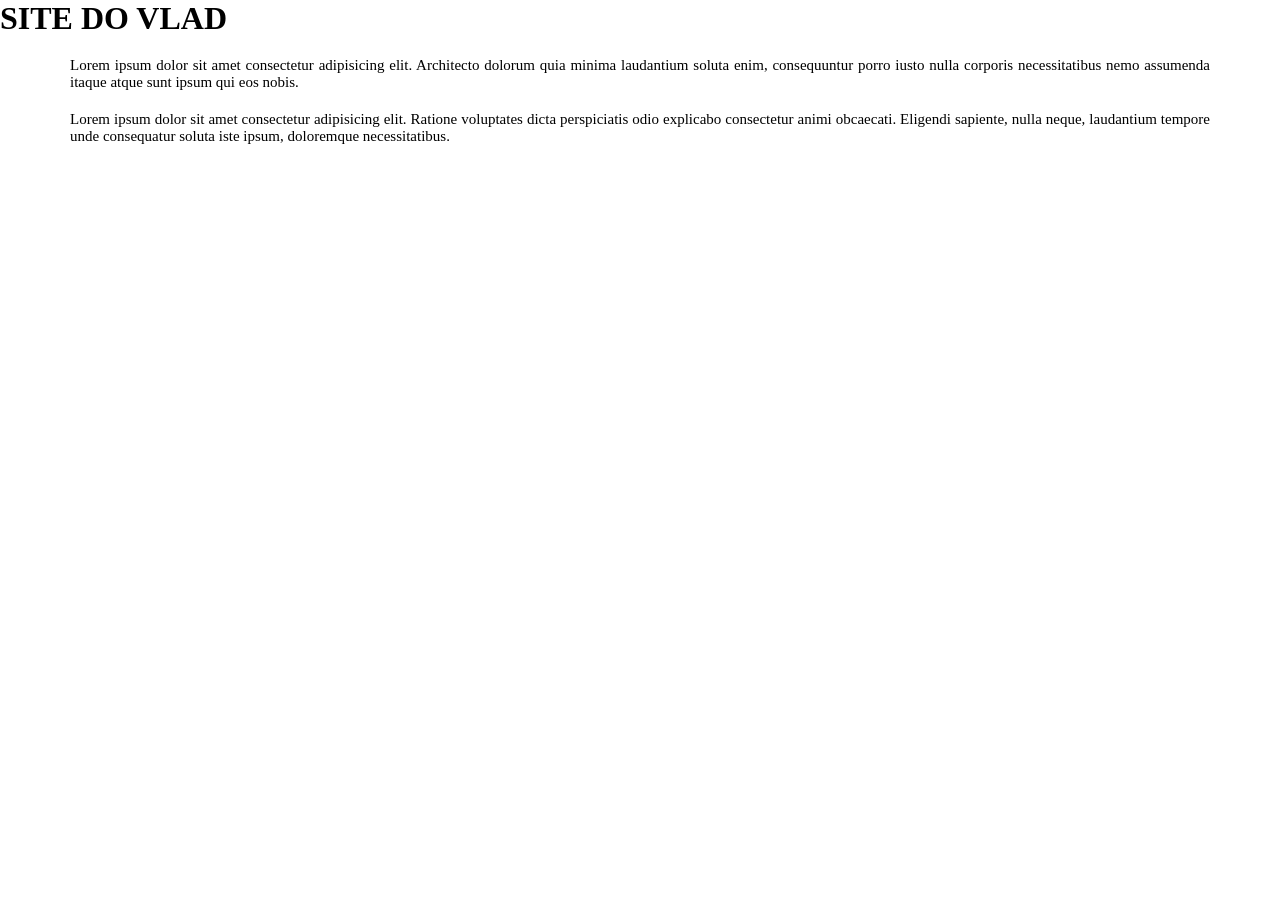
<file: INDEX.HTML>
<!DOCTYPE html>
<html lang="pt-BR">
<head>
    <meta charset="UTF-8">
    <meta name="viewport" content="width=device-width, initial-scale=1.0">
    <title>SITE LEGAL</title>
    <link rel="stylesheet" href="style.css">
</head>
<body>
    <h1>SITE DO VLAD</h1>

    <P>Lorem ipsum dolor sit amet consectetur adipisicing elit. Architecto dolorum quia minima laudantium soluta enim, consequuntur porro iusto nulla corporis necessitatibus nemo assumenda itaque atque sunt ipsum qui eos nobis.</P>

    <p>Lorem ipsum dolor sit amet consectetur adipisicing elit. Ratione voluptates dicta perspiciatis odio explicabo consectetur animi obcaecati. Eligendi sapiente, nulla neque, laudantium tempore unde consequatur soluta iste ipsum, doloremque necessitatibus.
    </p>
</body>
</html>
</file>
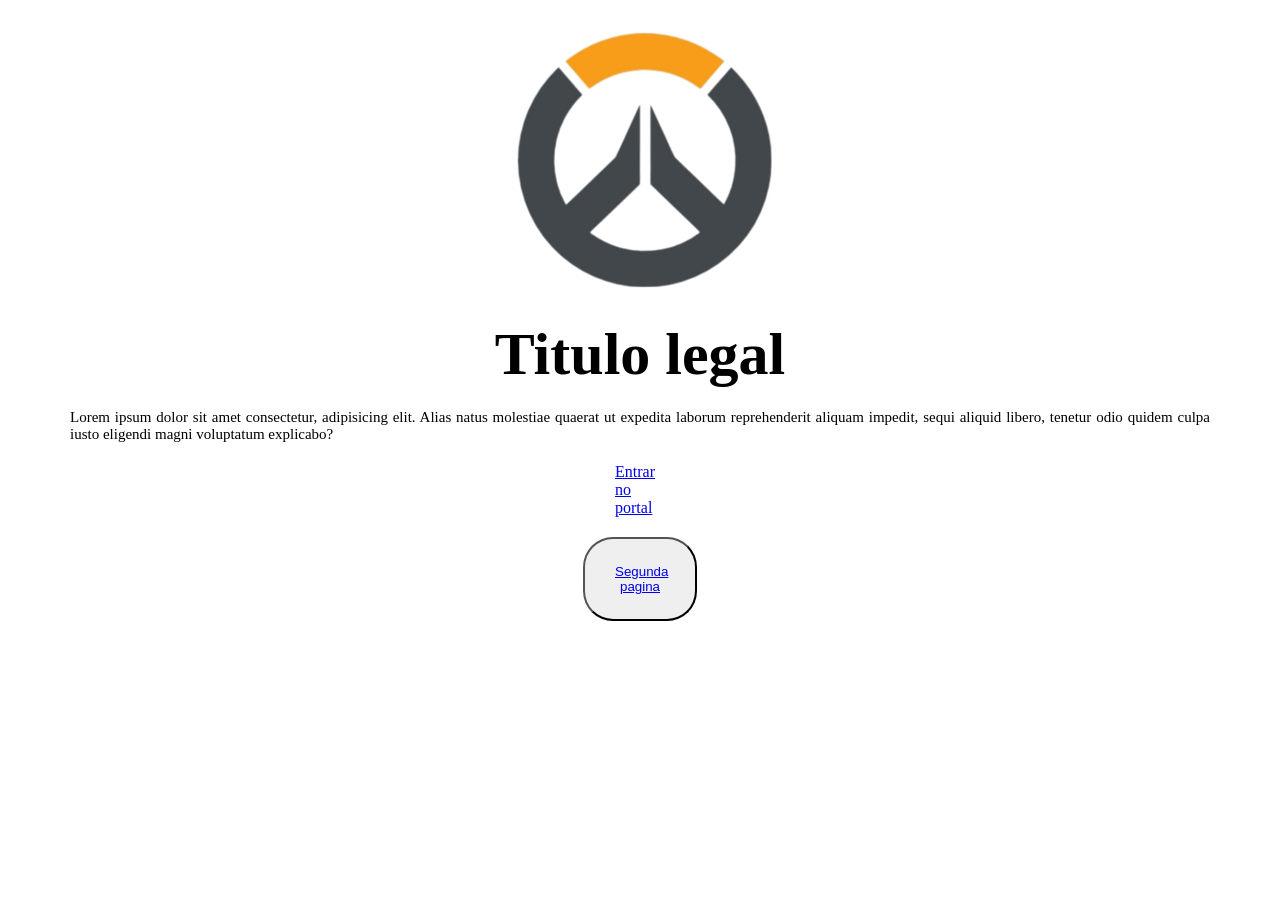
<file: index.html>
<!DOCTYPE html>
<html lang="en">
<head>
    <meta charset="UTF-8">
    <meta name="viewport" content="width=device-width, initial-scale=1.0">
    <title>Site legal </title>
</head>
<body class=""pag1> 
<!-- LOGO -->

<img src="assets/agora vai.png" alt="" srcset="">

<h2>Titulo legal</h2>

<p>
    Lorem ipsum dolor sit amet consectetur, adipisicing elit. Alias natus molestiae quaerat ut expedita laborum reprehenderit aliquam impedit, sequi aliquid libero, tenetur odio quidem culpa iusto eligendi magni voluptatum explicabo?
</p>

   <a href="https://senaweb6.fieb.org.br/framehtml/web/app/edu/PortalEducacional/login/"
   target="_blank"
   rel="noopener noreferrer"
   class="btn-portal">
   Entrar no portal
</a>

<link rel="stylesheet" href="style.css">

<button>
    <a href="segunda-pagia.html">Segunda pagina</a>
</button>
</body>
</html>
</file>
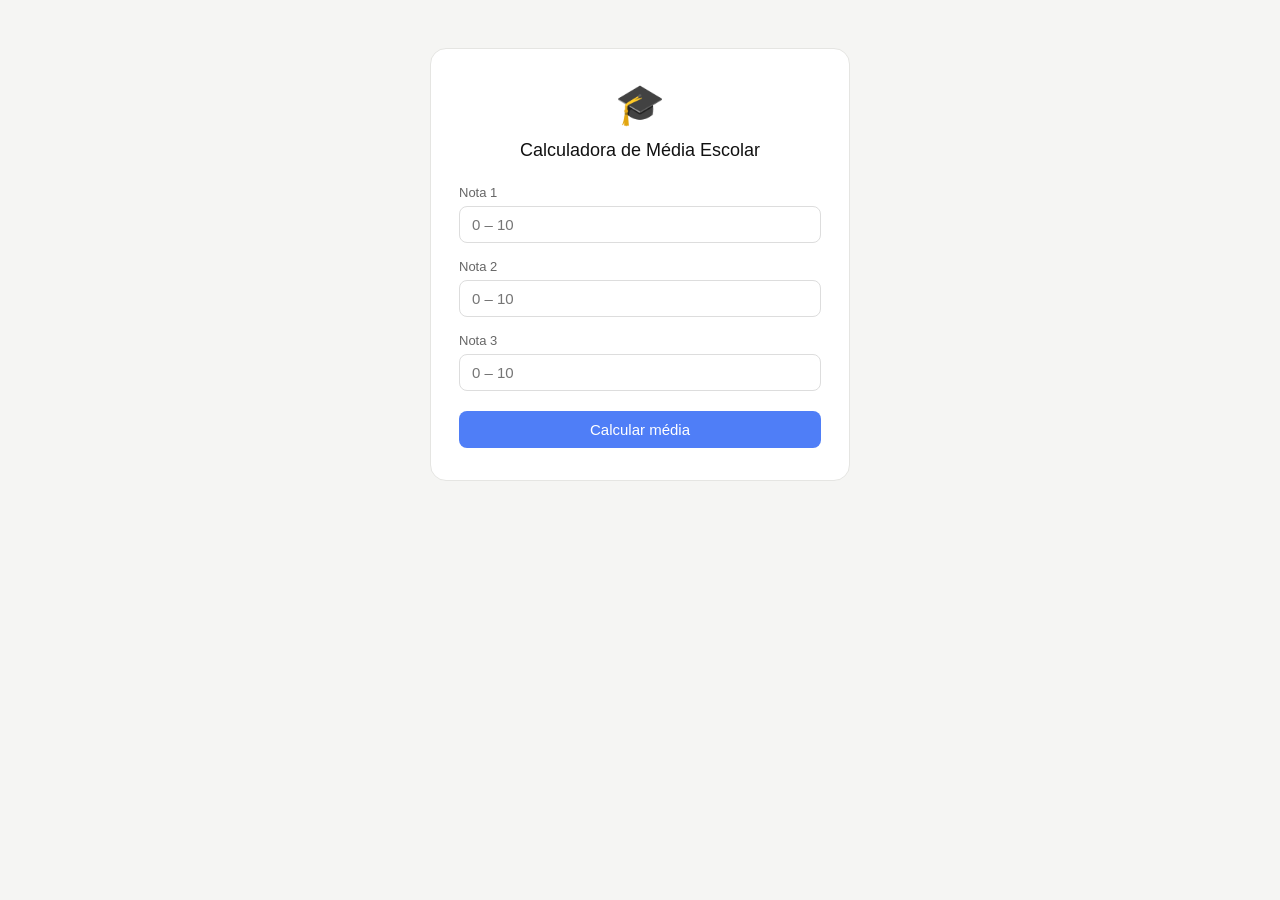
<file: ativiade-3/index.html>
<!DOCTYPE html>
<html lang="pt">
<head>
    <meta charset="UTF-8">
    <meta name="viewport" content="width=device-width, initial-scale=1.0">
    <title>Aprovado/Reprovado</title>
    <link rel="stylesheet" href="style.css">
</head>
<body>

    <div class="container">

        <div class="logo">🎓</div>
        <h1>Calculadora de Média Escolar</h1>

        <div class="field">
            <label for="n1">Nota 1</label>
            <input type="number" id="n1" placeholder="0 – 10">
        </div>

        <div class="field">
            <label for="n2">Nota 2</label>
            <input type="number" id="n2" placeholder="0 – 10">
        </div>

        <div class="field">
            <label for="n3">Nota 3</label>
            <input type="number" id="n3" placeholder="0 – 10">
        </div>

        <button onclick="calcular()">Calcular média</button>

        <div class="result-box" id="resultados">
            <div class="metric">
                <span>Média final</span>
                <strong id="mediaVal">—</strong>
            </div>
            <div class="situacao">
                <span>Situação</span>
                <span id="badge"></span>
            </div>
        </div>

    </div>

    <script src="script.js"></script>
</body>
</html>
</file>
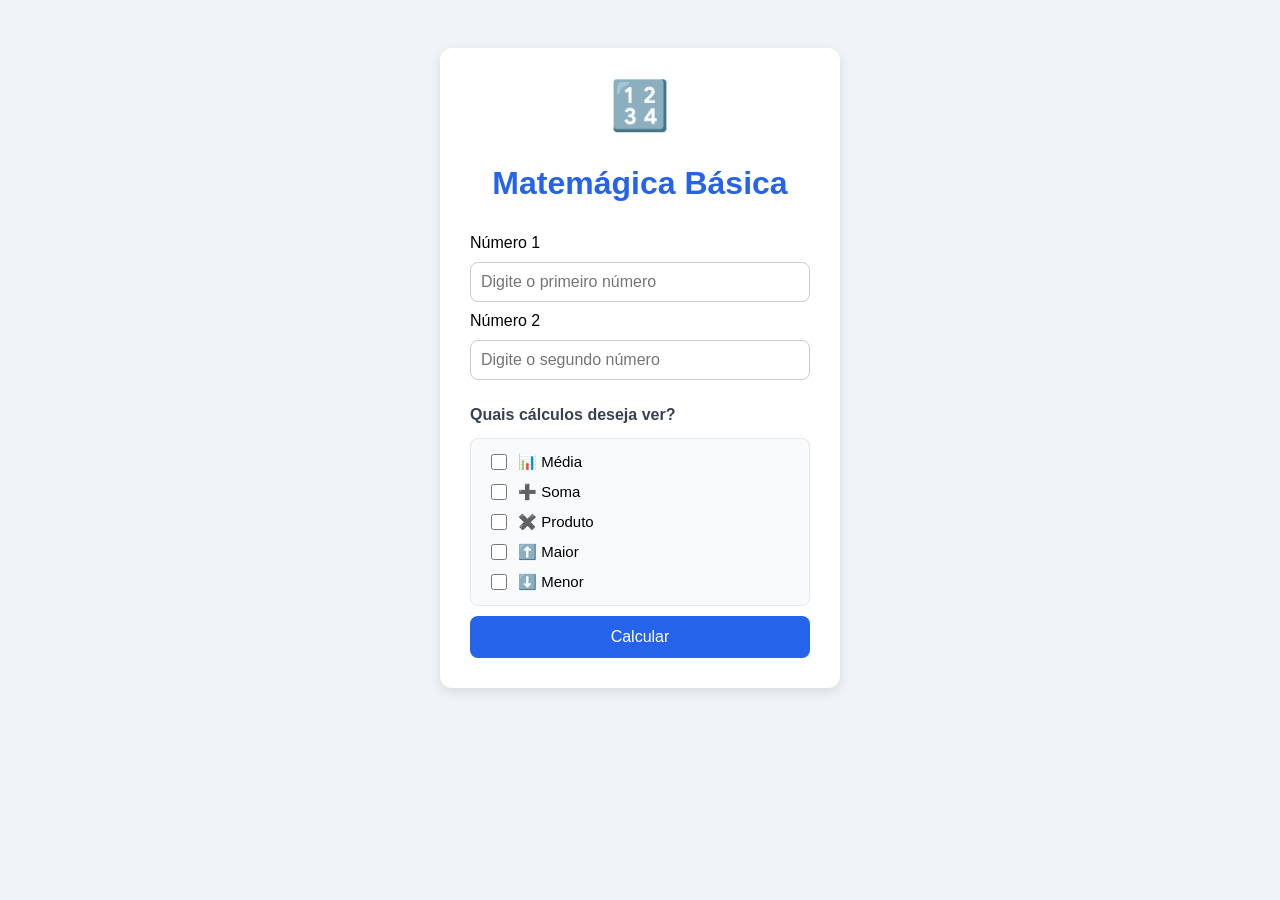
<file: Atividade-2/index.html>
<!DOCTYPE html>
<html lang="pt">
<head>
    <meta charset="UTF-8">
    <meta name="viewport" content="width=device-width, initial-scale=1.0">
    <title>Matematica</title>
    <link rel="stylesheet" href="style.css">
</head>
<body>
    <div class="container">

        <div class="logo">🔢</div>
        <h1>Matemágica Básica</h1>

        <label for="num1">Número 1</label>
        <input type="number" id="num1" placeholder="Digite o primeiro número">
        
        <label for="num2">Número 2</label>
        <input type="number" id="num2" placeholder="Digite o segundo número">

        <p class="label-calculos">Quais cálculos deseja ver?</p>
        <div class="checkboxes">
            <label><input type="checkbox" id="chkMedia">    📊 Média</label>
            <label><input type="checkbox" id="chkSoma">     ➕ Soma</label>
            <label><input type="checkbox" id="chkProduto">  ✖️ Produto</label>
            <label><input type="checkbox" id="chkMaior">    ⬆️ Maior</label>
            <label><input type="checkbox" id="chkMenor">    ⬇️ Menor</label>
        </div>

        <button onclick="calcular()">Calcular</button>

        <div id="resultados" class="resultados hidden"></div>

    </div>
    <script src="script.js"></script>
</body>
</html>
</file>
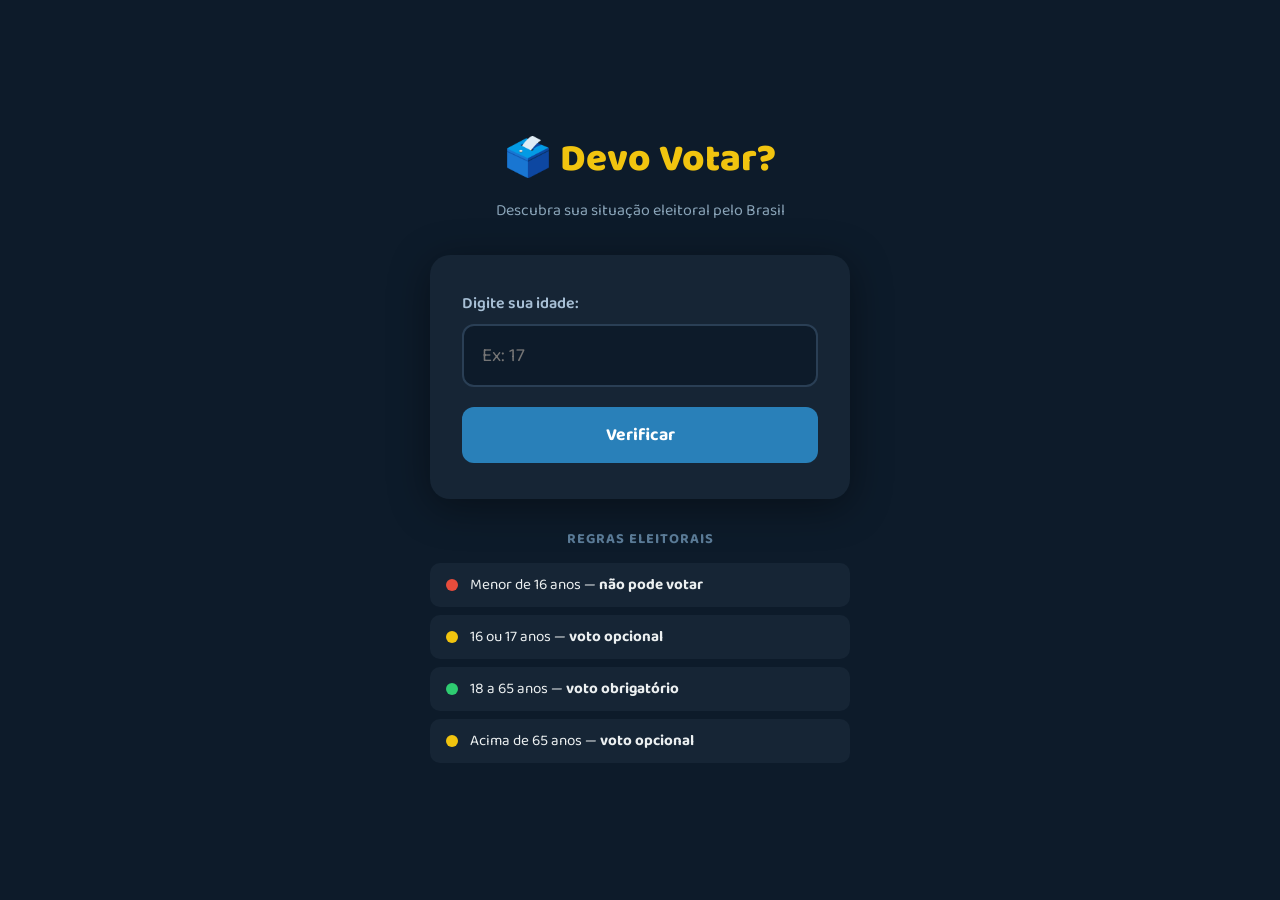
<file: atividade-4/index.html>
<!DOCTYPE html>
<html lang="pt-BR">
<head>
  <meta charset="UTF-8" />
  <meta name="viewport" content="width=device-width, initial-scale=1.0"/>
  <title>Devo Votar?</title>
  <link href="https://fonts.googleapis.com/css2?family=Baloo+2:wght@400;600;800&display=swap" rel="stylesheet"/>
  <link rel="stylesheet" href="style.css" />
</head>
<body>

  <h1>🗳️ Devo Votar?</h1>
  <p class="subtitulo">Descubra sua situação eleitoral pelo Brasil</p>

  <div class="card">
    <label for="idade">Digite sua idade:</label>
    <input type="number" id="idade" placeholder="Ex: 17" min="0" max="120" />
    <button onclick="verificar()">Verificar</button>
    <div id="resultado"></div>
  </div>

  <div class="regras">
    <h2>Regras eleitorais</h2>

    <div class="regra-item">
      <div class="bolinha" style="background:#e74c3c"></div>
      <span>Menor de 16 anos — <strong>não pode votar</strong></span>
    </div>

    <div class="regra-item">
      <div class="bolinha" style="background:#f1c40f"></div>
      <span>16 ou 17 anos — <strong>voto opcional</strong></span>
    </div>

    <div class="regra-item">
      <div class="bolinha" style="background:#2ecc71"></div>
      <span>18 a 65 anos — <strong>voto obrigatório</strong></span>
    </div>

    <div class="regra-item">
      <div class="bolinha" style="background:#f1c40f"></div>
      <span>Acima de 65 anos — <strong>voto opcional</strong></span>
    </div>
  </div>

  <script src="script.js"></script>
</body>
</html>
</file>
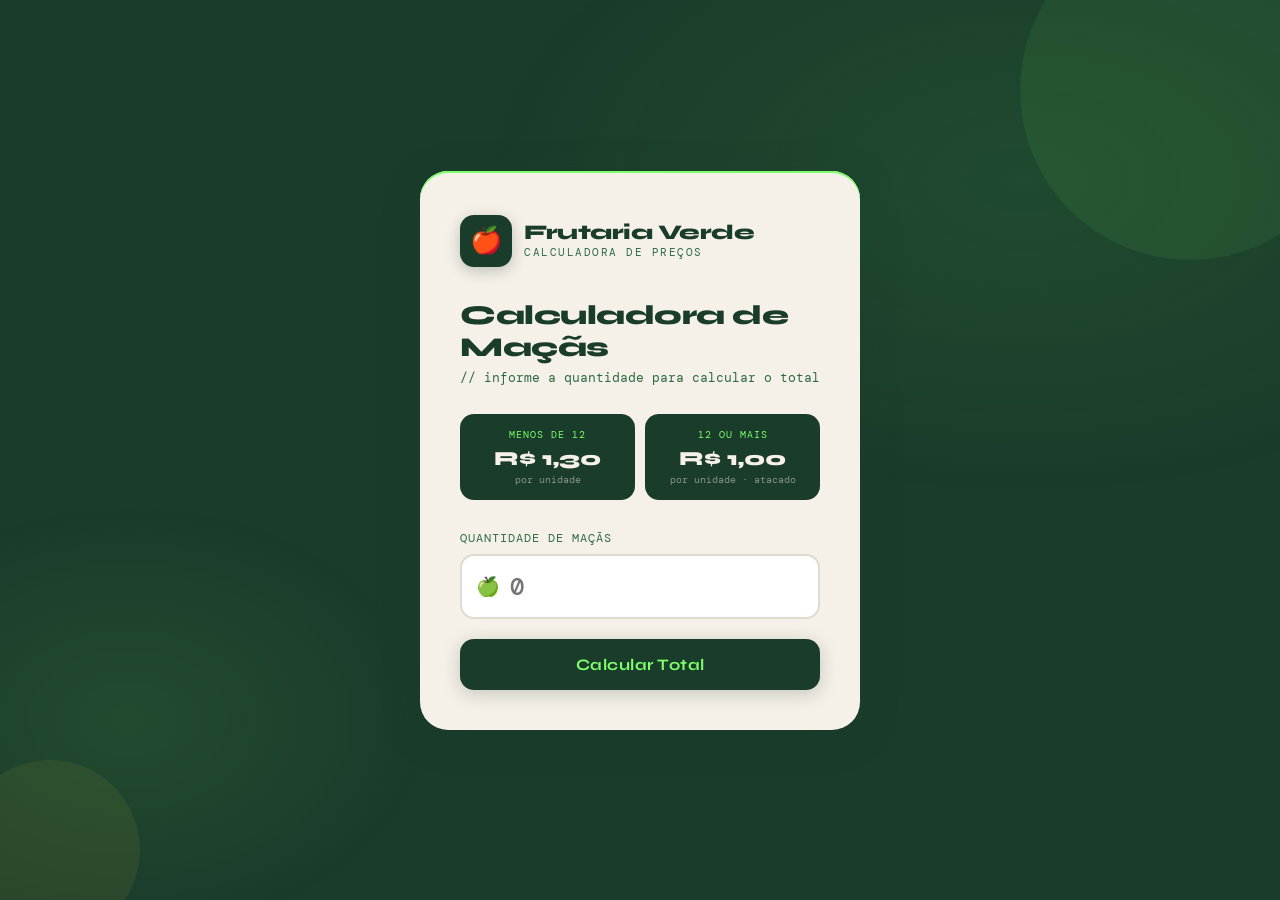
<file: atividade-5/index.html>
<!DOCTYPE html>
<html lang="pt-BR">
<head>
  <meta charset="UTF-8" />
  <meta name="viewport" content="width=device-width, initial-scale=1.0"/>
  <title>Frutaria Verde — Calculadora de Maçãs</title>
  <link href="https://fonts.googleapis.com/css2?family=Syne:wght@400;700;800&family=DM+Mono:wght@400;500&display=swap" rel="stylesheet"/>
  <link rel="stylesheet" href="style.css">
</head>
<body>
  <div class="deco-circle c1"></div>
  <div class="deco-circle c2"></div>

  <div class="card">
    <div class="logo">
      <div class="logo-icon">🍎</div>
      <div class="logo-text">
        <span class="logo-nome">Frutaria Verde</span>
        <span class="logo-sub">Calculadora de Preços</span>
      </div>
    </div>

    <h1>Calculadora de Maçãs</h1>
    <p class="subtitulo">// informe a quantidade para calcular o total</p>

    <div class="tabela-precos">
      <div class="preco-item">
        <div class="qtd">Menos de 12</div>
        <div class="valor">R$ 1,30</div>
        <div class="por">por unidade</div>
      </div>
      <div class="preco-item">
        <div class="qtd">12 ou mais</div>
        <div class="valor">R$ 1,00</div>
        <div class="por">por unidade · atacado</div>
      </div>
    </div>

    <label for="quantidade">Quantidade de maçãs</label>
    <div class="input-wrap">
      <span class="emoji-prefix">🍏</span>
      <input
        type="number"
        id="quantidade"
        placeholder="0"
        min="1"
        step="1"
      />
    </div>

    <button onclick="calcular()">Calcular Total</button>

    <div class="erro" id="erro">⚠ Por favor, informe uma quantidade válida (mínimo 1).</div>

    <div class="resultado" id="resultado">
      <div class="resultado-linha">
        <span class="resultado-label">Quantidade</span>
        <span class="resultado-val" id="res-qtd">—</span>
      </div>
      <div class="resultado-linha">
        <span class="resultado-label">Preço unitário</span>
        <span class="resultado-val" id="res-preco">—</span>
      </div>
      <hr class="divisor"/>
      <div class="resultado-linha">
        <span class="total-label">Total</span>
        <span class="total-valor" id="res-total">—</span>
      </div>
      <div id="res-badge"></div>
    </div>
  </div>

  <script src="script.js"></script>
</body>
</html>
</file>
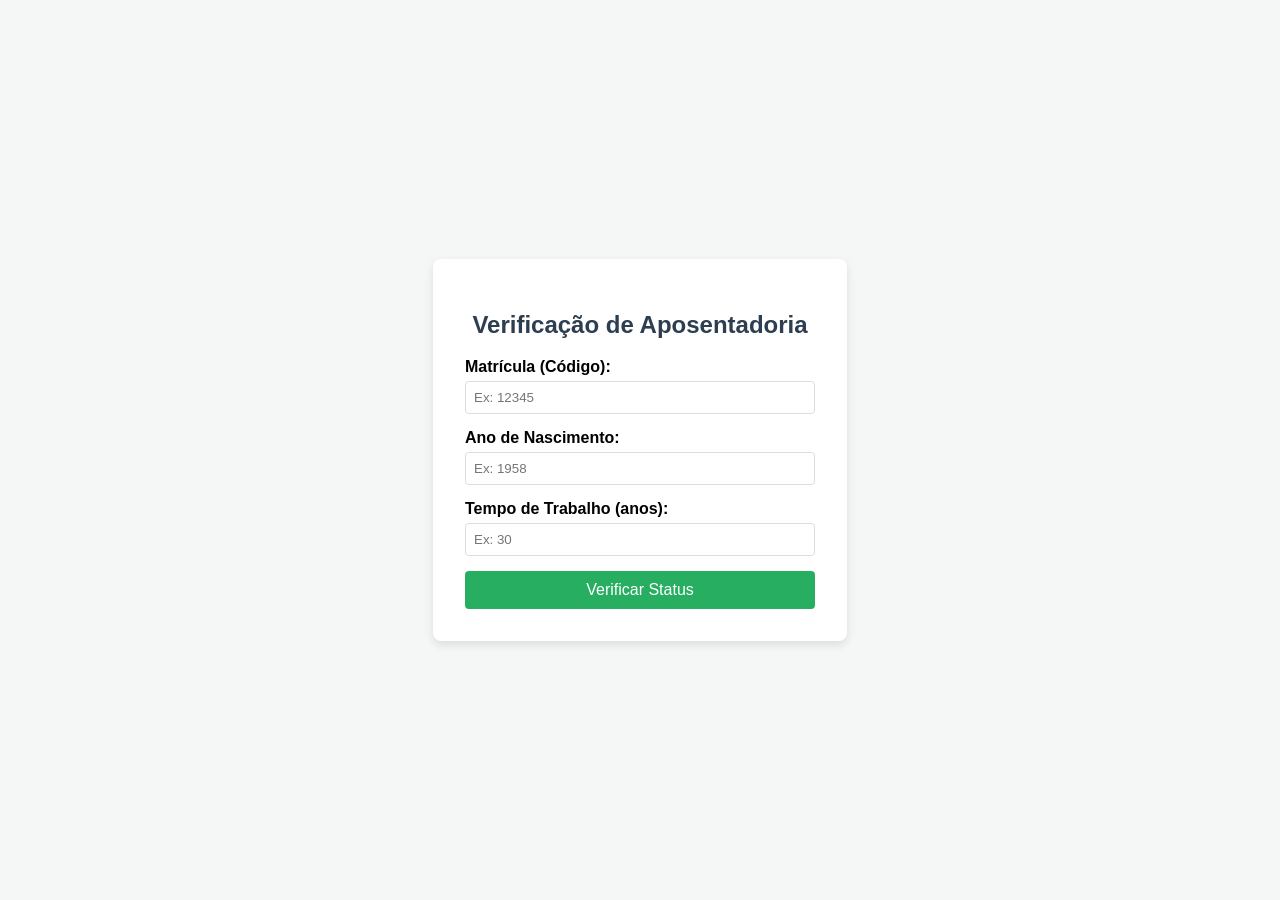
<file: Atividade-6/index.html>
<!DOCTYPE html>
<html lang="pt-br">
<head>
    <meta charset="UTF-8">
    <meta name="viewport" content="width=device-width, initial-scale=1.0">
    <title>Sistema de Aposentadoria</title>
    <link rel="stylesheet" href="style.css">
</head>
<body>
    <div class="container">
        <h2>Verificação de Aposentadoria</h2>
        <div class="form-group">
            <label>Matrícula (Código):</label>
            <input type="text" id="matricula" placeholder="Ex: 12345">
        </div>
        <div class="form-group">
            <label>Ano de Nascimento:</label>
            <input type="number" id="anoNasc" placeholder="Ex: 1958">
        </div>
        <div class="form-group">
            <label>Tempo de Trabalho (anos):</label>
            <input type="number" id="tempoTrab" placeholder="Ex: 30">
        </div>
        <button onclick="verificarAposentadoria()">Verificar Status</button>

        <div id="resultado" class="result-box" style="display: none;">
            </div>
    </div>
    <script src="script.js"></script>
</body>
</html>
</file>
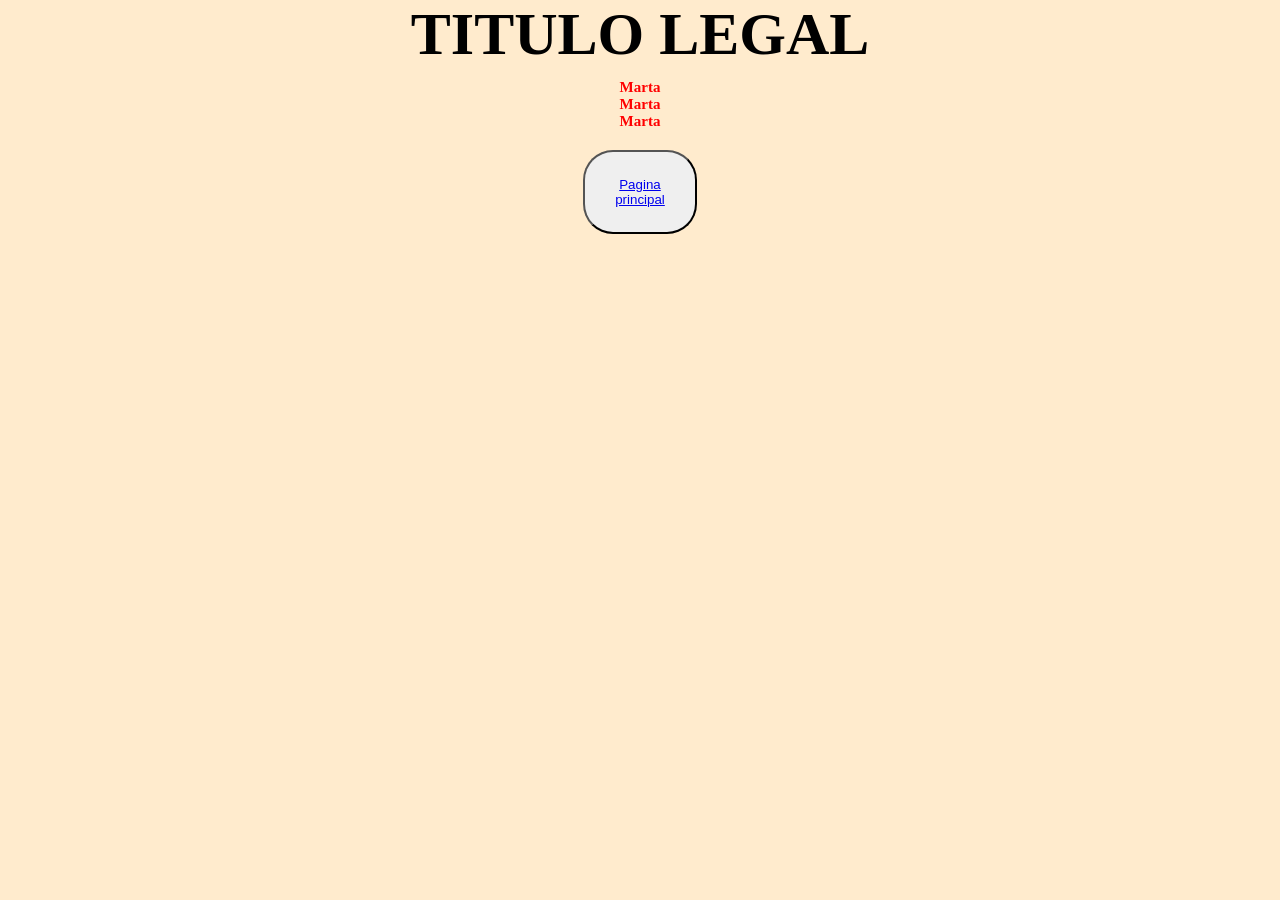
<file: segunda-pagia.html>
<!DOCTYPE html>
<html lang="en">
<head>
    <meta charset="UTF-8">
    <meta name="viewport" content="width=device-width, initial-scale=1.0">
    <title>Segunda pagina legal</title>
    <link rel="stylesheet" href="style.css">
</head>
<body class="pag2">
    <h2>TITULO LEGAL</h2>

    <OL>
        <li>Marta</li>
        <li>Marta</li>
        <li>Marta</li>
    </OL>

    <button>
        <a href="index.html">Pagina principal</a>
    </button>

</body>
</html>
</file>
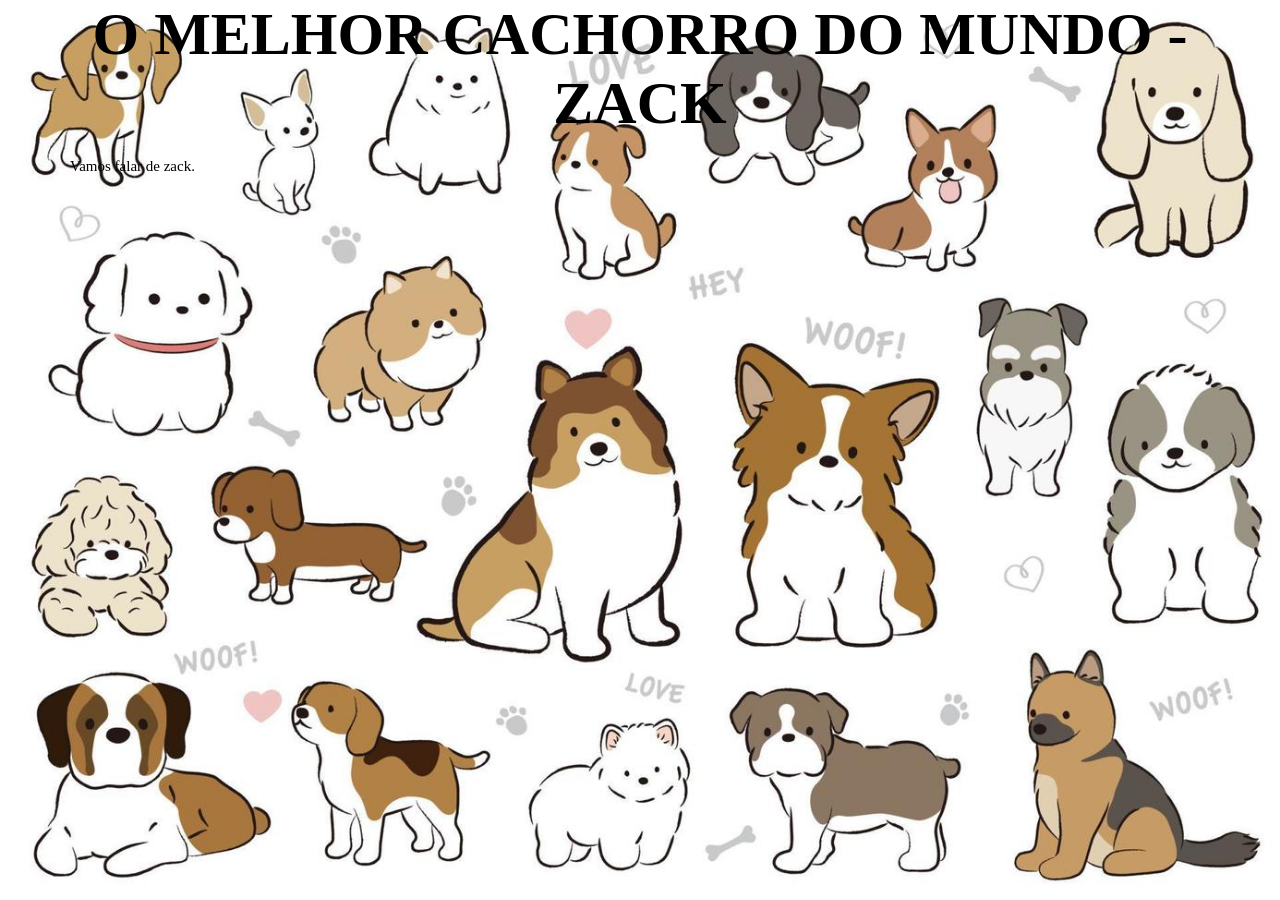
<file: terceira-pagina.html>
<!DOCTYPE html>
<html lang="en">
<head>
    <meta charset="UTF-8">
    <meta name="viewport" content="width=device-width, initial-scale=1.0">
    <title>O MELHOR CACHORRO DO MUNDO - ZACK</title>
    <link rel="stylesheet" href="style.css">
</head>
<body class="pagina3">
    <h2>O MELHOR CACHORRO DO MUNDO - ZACK</h2>

<P>Vamos falar de zack.</P>
</body>
</html>
</file>
<file: style.css>
/* Reset das confgiuradoes do navegador */
*{
    margin: 0;
    padding: 0;
    box-sizing: border-box;
}
body {

    background-repeat: no-repeat;
    background-position: center;
    background-size: cover;
    background-attachment: fixed;

    font-family: 'Times New Roman', Times, serif;
}

.pag1  {
    background-color: blanchedalmond;
}

.pag2 {
    background-color: blanchedalmond;
}


.pagina3 {
    background-image: url(assets/fundo3.jpg);
}

h2 {
    text-align: center;
    font-size: 60px;
    font-family: 'Times New Roman', Times, serif;
}

p {
    text-align: justify;
    font-size: 15px;
    margin: 20px 70px;
}

a {
    display: block;
    max-width: 50px;
    margin: 20px auto;
}

img {
    display: block;
    max-width: 300px;
    margin: 10px auto;
}

button{
    display: block;
    margin: 20px auto;
    cursor: pointer;
    padding: 5px 30px;
    border-radius: 30px 
}

ol{
    margin: 10px auto;
    padding: 30px auto;
    text-align: center;
}
li{
    font-size: 15px;
    font-weight: bold;
    color: red;
}
</file>
<file: ativiade-3/style.css>
* {
    box-sizing: border-box;
    font-family: Arial, sans-serif;
}

body {
    display: flex;
    justify-content: center;
    padding: 40px;
    background-color: #f5f5f3;  /* fundo levemente creme, menos frio que branco puro */
}

.container {
    background: white;
    padding: 2rem 1.75rem;      /* rem = relativo ao tamanho de fonte, mais elegante */
    border-radius: 16px;
    width: 100%;
    max-width: 420px;
    border: 1px solid #e5e5e2;  /* borda sutil no lugar de sombra pesada */
    display: flex;
    flex-direction: column;
    gap: 0;                     /* gap zero — vamos controlar espaço manualmente */
}

.logo {
    font-size: 40px;
    text-align: center;
    margin-bottom: 0.75rem;
}

h1 {
    text-align: center;
    font-size: 18px;
    font-weight: 500;           /* 500 = meio-negrito, mais elegante que 700 */
    color: #111;
    margin: 0 0 1.5rem;
}

/* Cada campo fica num .field para controlar o espaço entre eles */
.field {
    margin-bottom: 1rem;
}

.field label {
    display: block;
    font-size: 13px;
    color: #666;                /* label cinza, mais suave */
    margin-bottom: 6px;
}

.field input {
    width: 100%;
    padding: 9px 12px;
    border: 1px solid #ddd;
    border-radius: 8px;
    font-size: 15px;
    outline: none;
    transition: border-color 0.15s, box-shadow 0.15s;  /* animação suave no foco */
}

.field input:focus {
    border-color: #4f7ef7;      /* azul quando o campo está ativo */
    box-shadow: 0 0 0 3px rgba(79, 126, 247, 0.12);  /* brilho sutil ao redor */
}

button {
    width: 100%;
    padding: 10px;
    margin-top: 0.25rem;
    background: #4f7ef7;
    color: white;
    border: none;
    border-radius: 8px;
    font-size: 15px;
    font-weight: 500;
    cursor: pointer;
    transition: background 0.15s;
}

button:hover {
    background: #3a68e0;
}

/* Área de resultado */
.result-box {
    margin-top: 1.25rem;
    border-top: 1px solid #eee;
    padding-top: 1.25rem;
    display: none;              /* JS vai mudar para "flex" quando calcular */
    flex-direction: column;
    gap: 10px;
}

/* Card cinza para a média */
.metric {
    background: #f5f5f3;
    border-radius: 8px;
    padding: 12px 16px;
}

.metric span {
    display: block;
    font-size: 12px;
    color: #888;
    margin-bottom: 4px;
}

.metric strong {
    font-size: 24px;
    font-weight: 500;
    color: #111;
}

/* Linha de situação */
.situacao {
    display: flex;
    align-items: center;
    justify-content: space-between;  /* texto à esq, badge à dir */
    background: #f5f5f3;
    border-radius: 8px;
    padding: 12px 16px;
}

.situacao span {
    font-size: 13px;
    color: #888;
}

/* Badge colorido */
.badge {
    display: inline-block;
    padding: 4px 12px;
    border-radius: 6px;
    font-size: 13px;
    font-weight: 500;
}

.badge.aprovado {
    background: #dcfce7;        /* verde bem claro */
    color: #166534;             /* texto verde escuro */
}

.badge.reprovado {
    background: #fee2e2;        /* vermelho bem claro */
    color: #991b1b;             /* texto vermelho escuro */
}
</file>
<file: Atividade-2/style.css>
* {
    box-sizing: border-box;
    font-family: Arial, sans-serif;
}

body {
    display: flex;
    justify-content: center;
    padding: 40px;
    background-color: #f0f4f8;
}

.container {
    background: white;
    padding: 30px;
    border-radius: 12px;
    width: 100%;
    max-width: 400px;
    box-shadow: 0 4px 12px rgba(0,0,0,0.1);
    display: flex;
    flex-direction: column;
    gap: 10px;
}

.logo {
    font-size: 48px;
    text-align: center;
}

h1 {
    text-align: center;
    color: #2563eb;
}

input {
    padding: 10px;
    border: 1px solid #ccc;
    border-radius: 8px;
    font-size: 16px;
}

button {
    padding: 12px;
    background-color: #2563eb;
    color: white;
    border: none;
    border-radius: 8px;
    font-size: 16px;
    cursor: pointer;
}

button:hover {
    background-color: #1d4ed8;
}

.resultados {
    border-top: 2px solid #e5e7eb;
    padding-top: 16px;
    display: flex;
    flex-direction: column;
    gap: 6px;
}

/* Esconde o bloco até calcular */
.hidden {
    display: none;
}

.label-calculos {
    margin-bottom: 4px;
    font-weight: bold;
    color: #374151;
}

.checkboxes {
    display: flex;
    flex-direction: column;
    gap: 8px;
    background: #f8fafc;
    border: 1px solid #e5e7eb;
    border-radius: 8px;
    padding: 12px 16px;
}

.checkboxes label {
    display: flex;
    align-items: center;
    gap: 8px;
    cursor: pointer;
    font-size: 15px;
}

.checkboxes input[type="checkbox"] {
    width: 16px;
    height: 16px;
    cursor: pointer;
    accent-color: #2563eb; /* cor do checkbox marcado */
}
</file>
<file: atividade-4/style.css>
:root {
  --verde:    #2ecc71;
  --azul:     #2980b9;
  --vermelho: #e74c3c;
  --amarelo:  #f1c40f;
  --fundo:    #0d1b2a;
  --card:     #162535;
  --texto:    #ecf0f1;
}

* {
  margin: 0;
  padding: 0;
  box-sizing: border-box;
}

body {
  background-color: var(--fundo);
  font-family: 'Baloo 2', cursive;
  color: var(--texto);
  min-height: 100vh;
  display: flex;
  flex-direction: column;
  align-items: center;
  justify-content: center;
  padding: 24px;
}

h1 {
  font-size: 2.4rem;
  font-weight: 800;
  text-align: center;
  margin-bottom: 8px;
  color: var(--amarelo);
}

.subtitulo {
  text-align: center;
  font-size: 1rem;
  color: #8aa4b8;
  margin-bottom: 32px;
}

.card {
  background-color: var(--card);
  border-radius: 20px;
  padding: 36px 32px;
  width: 100%;
  max-width: 420px;
  box-shadow: 0 8px 40px rgba(0,0,0,0.4);
}


label {
  display: block;
  font-size: 1rem;
  margin-bottom: 8px;
  font-weight: 600;
  color: #a8c0d6;
}

input[type="number"] {
  width: 100%;
  padding: 14px 18px;
  border-radius: 12px;
  border: 2px solid #2a3f55;
  background-color: #0d1b2a;
  color: var(--texto);
  font-family: 'Baloo 2', cursive;
  font-size: 1.2rem;
  outline: none;
  transition: border 0.3s;
}

input[type="number"]:focus {
  border-color: var(--azul);
}


button {
  margin-top: 20px;
  width: 100%;
  padding: 14px;
  border: none;
  border-radius: 12px;
  background-color: var(--azul);
  color: white;
  font-family: 'Baloo 2', cursive;
  font-size: 1.1rem;
  font-weight: 700;
  cursor: pointer;
  transition: background 0.3s, transform 0.1s;
}

button:hover {
  background-color: #3498db;
}

button:active {
  transform: scale(0.97);
}

#resultado {
  margin-top: 24px;
  padding: 20px;
  border-radius: 14px;
  text-align: center;
  font-size: 1.1rem;
  font-weight: 600;
  display: none; 
  animation: aparecer 0.4s ease;
}

@keyframes aparecer {
  from { opacity: 0; transform: translateY(10px); }
  to   { opacity: 1; transform: translateY(0); }
}

.nao-pode {
  background-color: rgba(231, 76, 60, 0.2);
  border: 2px solid var(--vermelho);
  color: #ff8070;
}

.opcional {
  background-color: rgba(241, 196, 15, 0.15);
  border: 2px solid var(--amarelo);
  color: var(--amarelo);
}

.obrigatorio {
  background-color: rgba(46, 204, 113, 0.15);
  border: 2px solid var(--verde);
  color: #5dde91;
}

.emoji {
  font-size: 2.5rem;
  display: block;
  margin-bottom: 8px;
}

.regras {
  margin-top: 28px;
  width: 100%;
  max-width: 420px;
}

.regras h2 {
  font-size: 0.9rem;
  text-transform: uppercase;
  letter-spacing: 1px;
  color: #5a7a96;
  margin-bottom: 12px;
  text-align: center;
}

.regra-item {
  display: flex;
  align-items: center;
  gap: 12px;
  background: var(--card);
  border-radius: 10px;
  padding: 10px 16px;
  margin-bottom: 8px;
  font-size: 0.95rem;
}

.bolinha {
  width: 12px;
  height: 12px;
  border-radius: 50%;
  flex-shrink: 0;
}
</file>
<file: atividade-5/style.css>
:root {
  --verde-escuro: #1a3c2b;
  --verde-medio: #2e6b45;
  --verde-claro: #4caf50;
  --verde-neon: #7fff6a;
  --creme: #f5f0e8;
  --laranja: #ff7043;
  --dourado: #ffd54f;
  --sombra: rgba(26, 60, 43, 0.18);
}

* { margin: 0; padding: 0; box-sizing: border-box; }

body {
  min-height: 100vh;
  background: var(--verde-escuro);
  font-family: 'Syne', sans-serif;
  display: flex;
  align-items: center;
  justify-content: center;
  overflow: hidden;
  position: relative;
}

body::before {
  content: '';
  position: fixed;
  inset: 0;
  background:
    radial-gradient(ellipse 60% 50% at 80% 20%, rgba(76,175,80,0.13) 0%, transparent 70%),
    radial-gradient(ellipse 40% 40% at 10% 80%, rgba(127,255,106,0.08) 0%, transparent 60%);
  pointer-events: none;
}

.deco-circle {
  position: fixed;
  border-radius: 50%;
  pointer-events: none;
  opacity: 0.07;
}
.deco-circle.c1 {
  width: 340px; height: 340px;
  background: var(--verde-neon);
  top: -80px; right: -80px;
}
.deco-circle.c2 {
  width: 180px; height: 180px;
  background: var(--dourado);
  bottom: -40px; left: -40px;
}

.card {
  background: var(--creme);
  border-radius: 28px;
  width: min(92vw, 440px);
  padding: 44px 40px 40px;
  box-shadow:
    0 8px 40px var(--sombra),
    0 2px 0 var(--verde-neon) inset;
  position: relative;
  animation: slideUp .55s cubic-bezier(.22,1,.36,1) both;
}

@keyframes slideUp {
  from { opacity: 0; transform: translateY(40px); }
  to   { opacity: 1; transform: translateY(0); }
}

.logo {
  display: flex;
  align-items: center;
  gap: 12px;
  margin-bottom: 32px;
}
.logo-icon {
  width: 52px; height: 52px;
  background: var(--verde-escuro);
  border-radius: 14px;
  display: flex; align-items: center; justify-content: center;
  font-size: 26px;
  flex-shrink: 0;
  box-shadow: 0 4px 14px rgba(26,60,43,0.25);
}
.logo-text {
  display: flex;
  flex-direction: column;
  line-height: 1;
}
.logo-nome {
  font-size: 1.3rem;
  font-weight: 800;
  color: var(--verde-escuro);
  letter-spacing: -0.5px;
}
.logo-sub {
  font-size: 0.7rem;
  font-weight: 400;
  font-family: 'DM Mono', monospace;
  color: var(--verde-medio);
  letter-spacing: 1.5px;
  text-transform: uppercase;
  margin-top: 3px;
}

h1 {
  font-size: 1.7rem;
  font-weight: 800;
  color: var(--verde-escuro);
  margin-bottom: 6px;
  letter-spacing: -0.5px;
}

.subtitulo {
  font-size: 0.82rem;
  font-family: 'DM Mono', monospace;
  color: var(--verde-medio);
  margin-bottom: 28px;
}

.tabela-precos {
  display: flex;
  gap: 10px;
  margin-bottom: 30px;
}
.preco-item {
  flex: 1;
  background: var(--verde-escuro);
  border-radius: 14px;
  padding: 14px 12px;
  text-align: center;
}
.preco-item .qtd {
  font-size: 0.65rem;
  font-family: 'DM Mono', monospace;
  color: var(--verde-neon);
  letter-spacing: 1px;
  text-transform: uppercase;
  margin-bottom: 5px;
}
.preco-item .valor {
  font-size: 1.25rem;
  font-weight: 800;
  color: var(--creme);
}
.preco-item .por {
  font-size: 0.65rem;
  color: rgba(245,240,232,0.5);
  font-family: 'DM Mono', monospace;
  margin-top: 2px;
}

label {
  display: block;
  font-size: 0.78rem;
  font-family: 'DM Mono', monospace;
  color: var(--verde-medio);
  letter-spacing: 1px;
  text-transform: uppercase;
  margin-bottom: 8px;
}

.input-wrap {
  position: relative;
  margin-bottom: 20px;
}
.input-wrap .emoji-prefix {
  position: absolute;
  left: 16px; top: 50%;
  transform: translateY(-50%);
  font-size: 1.2rem;
  pointer-events: none;
}
input[type="number"] {
  width: 100%;
  padding: 15px 16px 15px 48px;
  font-size: 1.5rem;
  font-family: 'DM Mono', monospace;
  font-weight: 500;
  background: #fff;
  border: 2px solid #e0dbd0;
  border-radius: 14px;
  color: var(--verde-escuro);
  outline: none;
  transition: border-color .2s, box-shadow .2s;
  appearance: textfield;
}
input[type="number"]::-webkit-inner-spin-button,
input[type="number"]::-webkit-outer-spin-button { -webkit-appearance: none; }
input[type="number"]:focus {
  border-color: var(--verde-claro);
  box-shadow: 0 0 0 4px rgba(76,175,80,0.13);
}

button {
  width: 100%;
  padding: 16px;
  background: var(--verde-escuro);
  color: var(--verde-neon);
  font-family: 'Syne', sans-serif;
  font-size: 1rem;
  font-weight: 700;
  letter-spacing: 0.5px;
  border: none;
  border-radius: 14px;
  cursor: pointer;
  transition: transform .15s, background .2s, box-shadow .2s;
  box-shadow: 0 4px 18px rgba(26,60,43,0.22);
}
button:hover {
  background: var(--verde-medio);
  transform: translateY(-2px);
  box-shadow: 0 8px 24px rgba(26,60,43,0.28);
}
button:active { transform: translateY(0); }

.resultado {
  margin-top: 22px;
  background: var(--verde-escuro);
  border-radius: 18px;
  padding: 22px 24px;
  display: none;
  animation: popIn .35s cubic-bezier(.22,1,.36,1) both;
}
.resultado.visivel { display: block; }

@keyframes popIn {
  from { opacity: 0; transform: scale(0.94); }
  to   { opacity: 1; transform: scale(1); }
}

.resultado-linha {
  display: flex;
  justify-content: space-between;
  align-items: center;
  margin-bottom: 8px;
}
.resultado-label {
  font-size: 0.72rem;
  font-family: 'DM Mono', monospace;
  color: rgba(245,240,232,0.55);
  letter-spacing: 1px;
  text-transform: uppercase;
}
.resultado-val {
  font-size: 0.95rem;
  font-family: 'DM Mono', monospace;
  color: var(--creme);
  font-weight: 500;
}

.divisor {
  border: none;
  border-top: 1px solid rgba(245,240,232,0.1);
  margin: 12px 0;
}

.total-label {
  font-size: 0.72rem;
  font-family: 'DM Mono', monospace;
  color: var(--verde-neon);
  letter-spacing: 2px;
  text-transform: uppercase;
}
.total-valor {
  font-size: 2rem;
  font-weight: 800;
  color: var(--verde-neon);
  letter-spacing: -1px;
}

.badge-tipo {
  display: inline-block;
  margin-top: 10px;
  padding: 5px 12px;
  border-radius: 30px;
  font-size: 0.68rem;
  font-family: 'DM Mono', monospace;
  letter-spacing: 1px;
  text-transform: uppercase;
}
.badge-atacado { background: rgba(127,255,106,0.15); color: var(--verde-neon); }
.badge-varejo  { background: rgba(255,213,79,0.15);  color: var(--dourado); }

.erro {
  display: none;
  margin-top: 12px;
  background: rgba(255,112,67,0.12);
  border: 1px solid rgba(255,112,67,0.3);
  border-radius: 10px;
  padding: 10px 14px;
  font-size: 0.8rem;
  font-family: 'DM Mono', monospace;
  color: var(--laranja);
}
.erro.visivel { display: block; }
</file>
<file: Atividade-6/style.css>
body {
    font-family: Arial, sans-serif;
    background-color: #f4f7f6;
    display: flex;
    justify-content: center;
    align-items: center;
    height: 100vh;
    margin: 0;
}

.container {
    background: white;
    padding: 2rem;
    border-radius: 8px;
    box-shadow: 0 4px 10px rgba(0,0,0,0.1);
    width: 350px;
}

h2 { color: #2c3e50; text-align: center; }

.form-group { margin-bottom: 15px; }

label { display: block; margin-bottom: 5px; font-weight: bold; }

input {
    width: 100%;
    padding: 8px;
    box-sizing: border-box;
    border: 1px solid #ddd;
    border-radius: 4px;
}

button {
    width: 100%;
    padding: 10px;
    background-color: #27ae60;
    color: white;
    border: none;
    border-radius: 4px;
    cursor: pointer;
    font-size: 16px;
}

button:hover { background-color: #219150; }

.result-box {
    margin-top: 20px;
    padding: 15px;
    border-radius: 4px;
    line-height: 1.6;
}

.status-ok { background-color: #d4edda; color: #155724; border: 1px solid #c3e6cb; }
.status-no { background-color: #f8d7da; color: #721c24; border: 1px solid #f5c6cb; }
</file>
